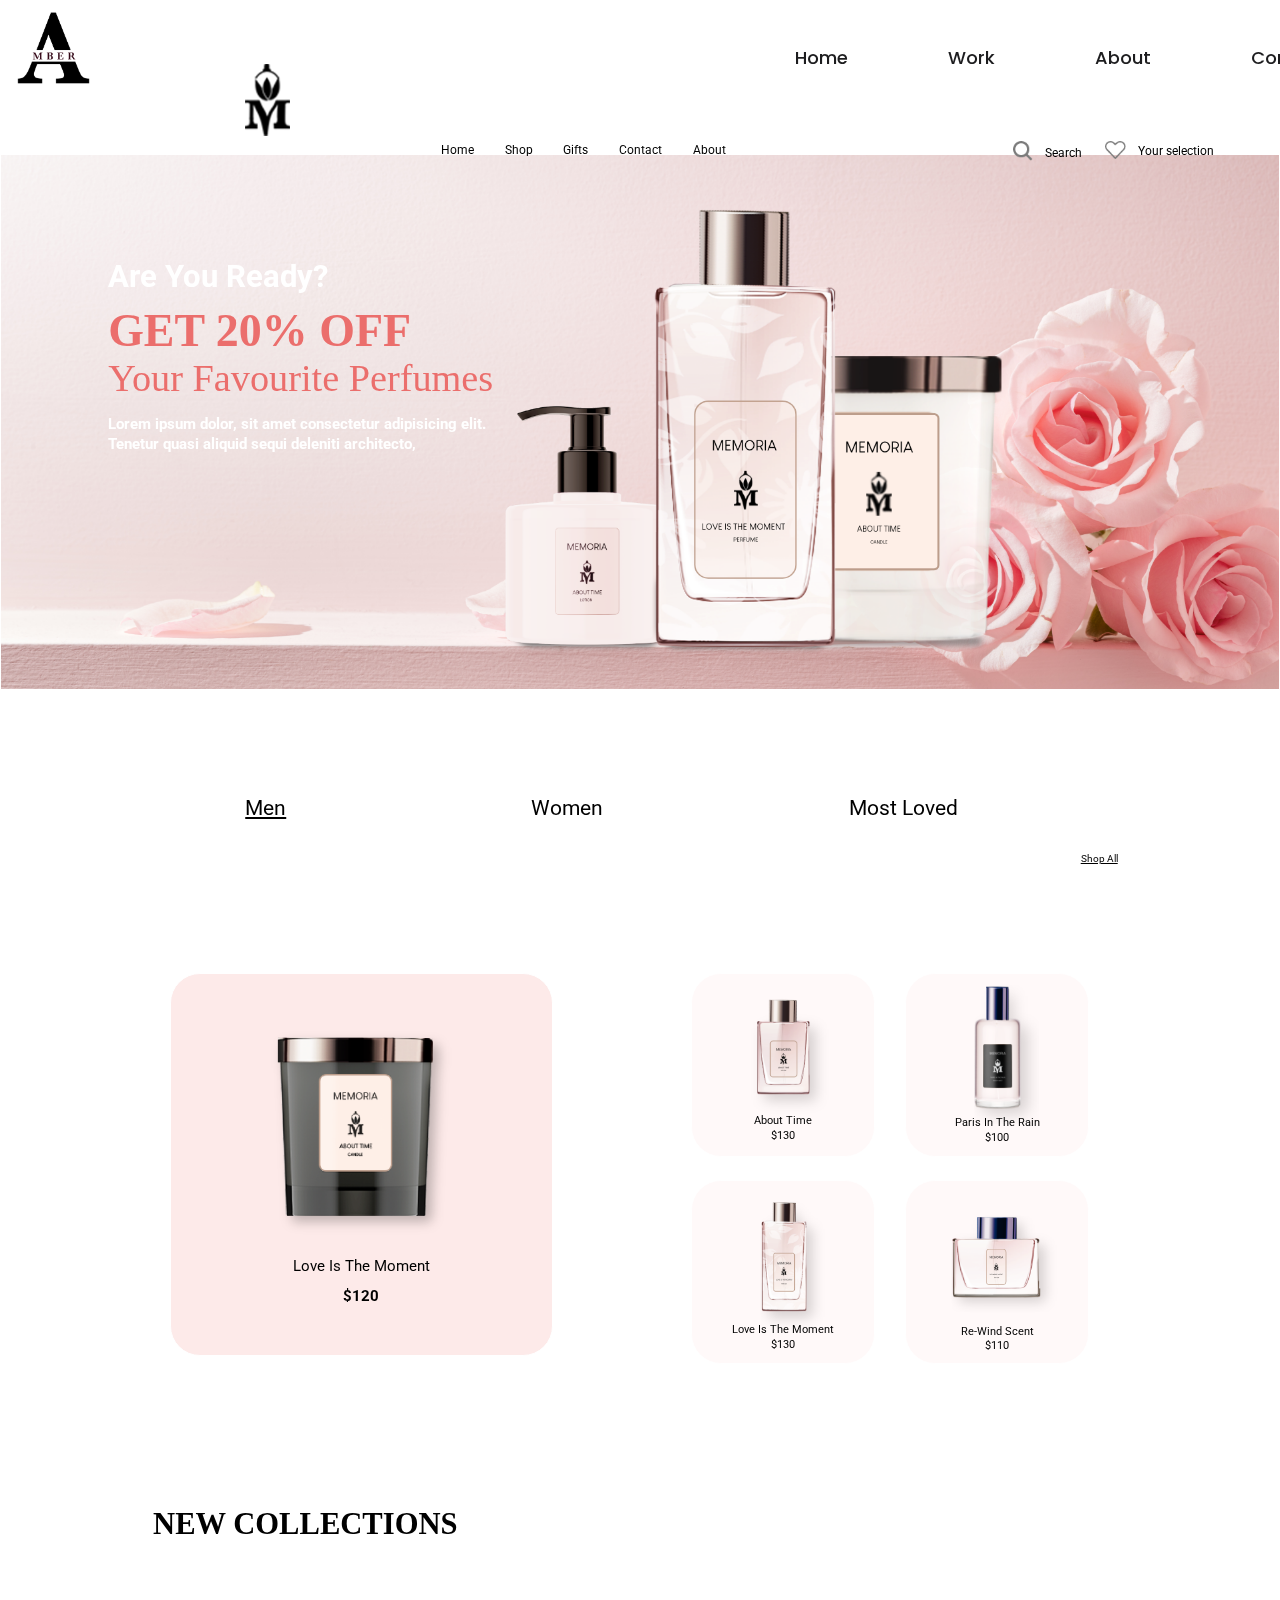
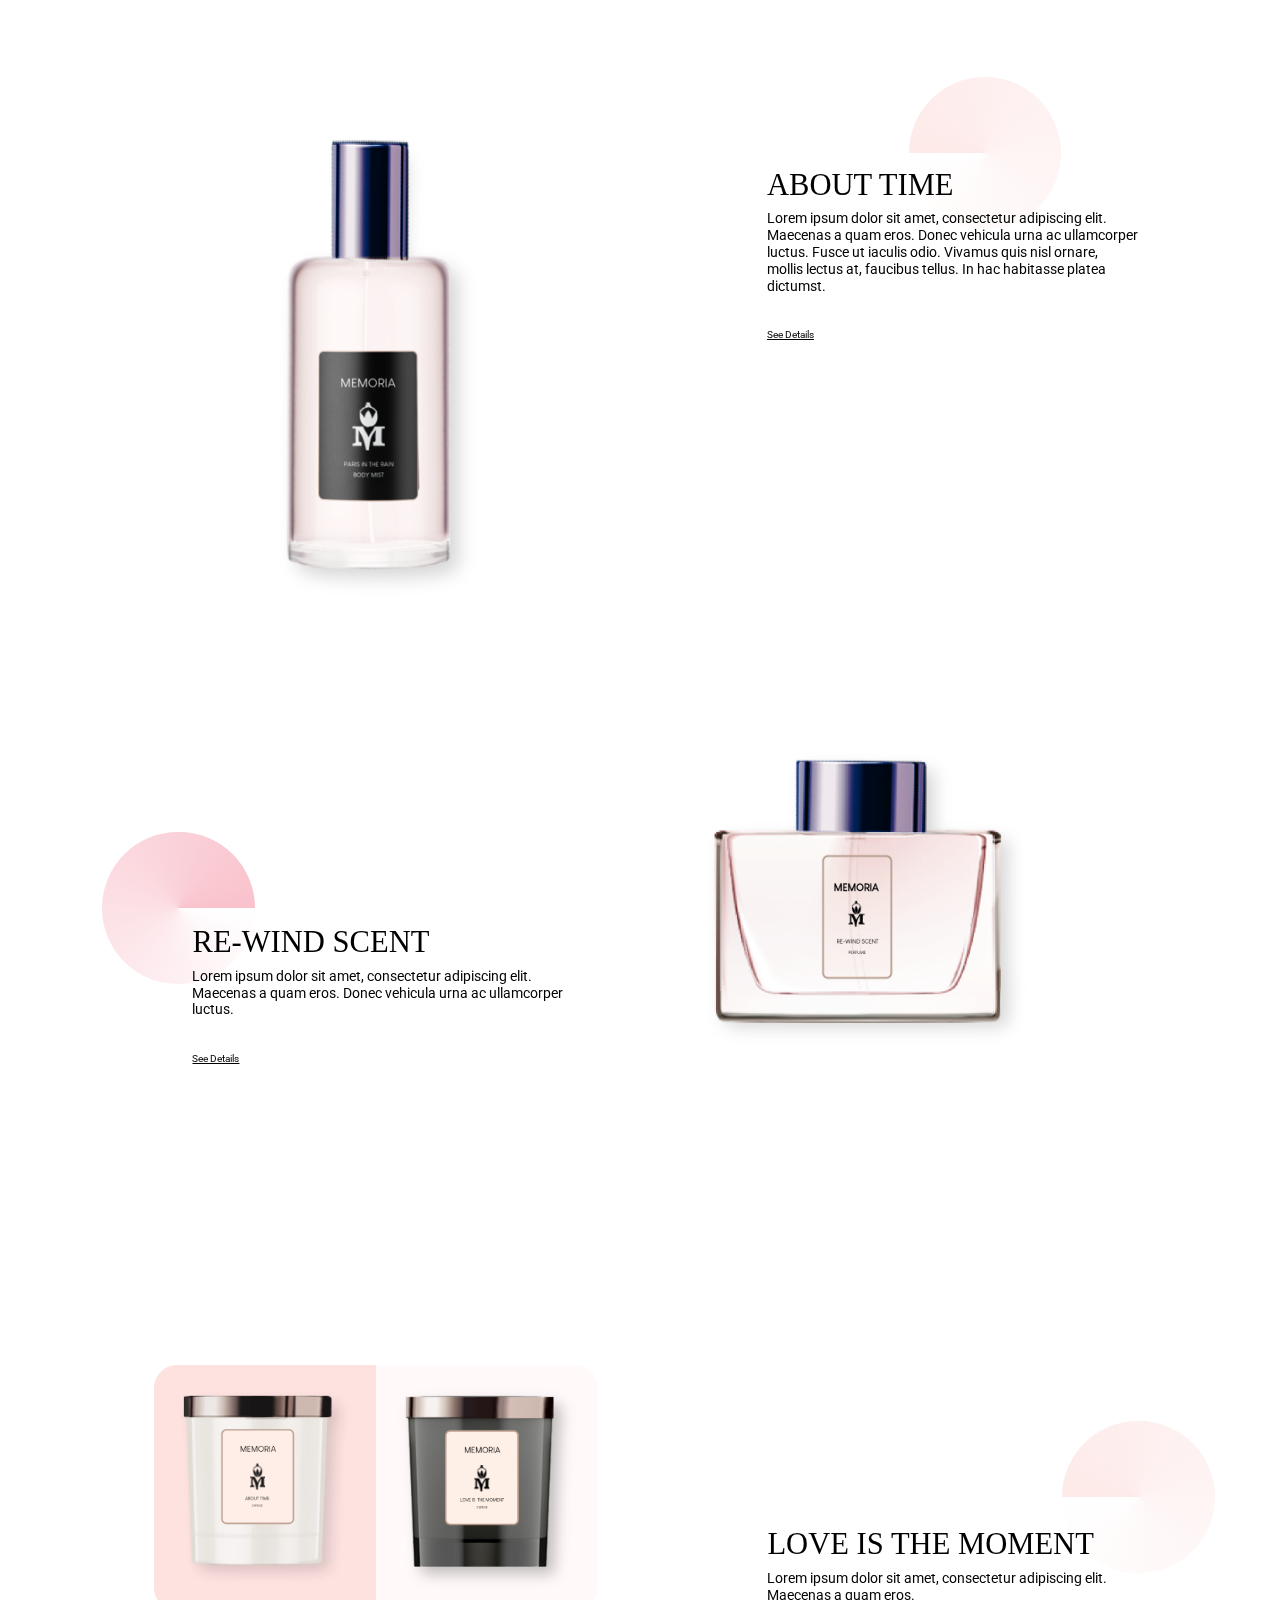
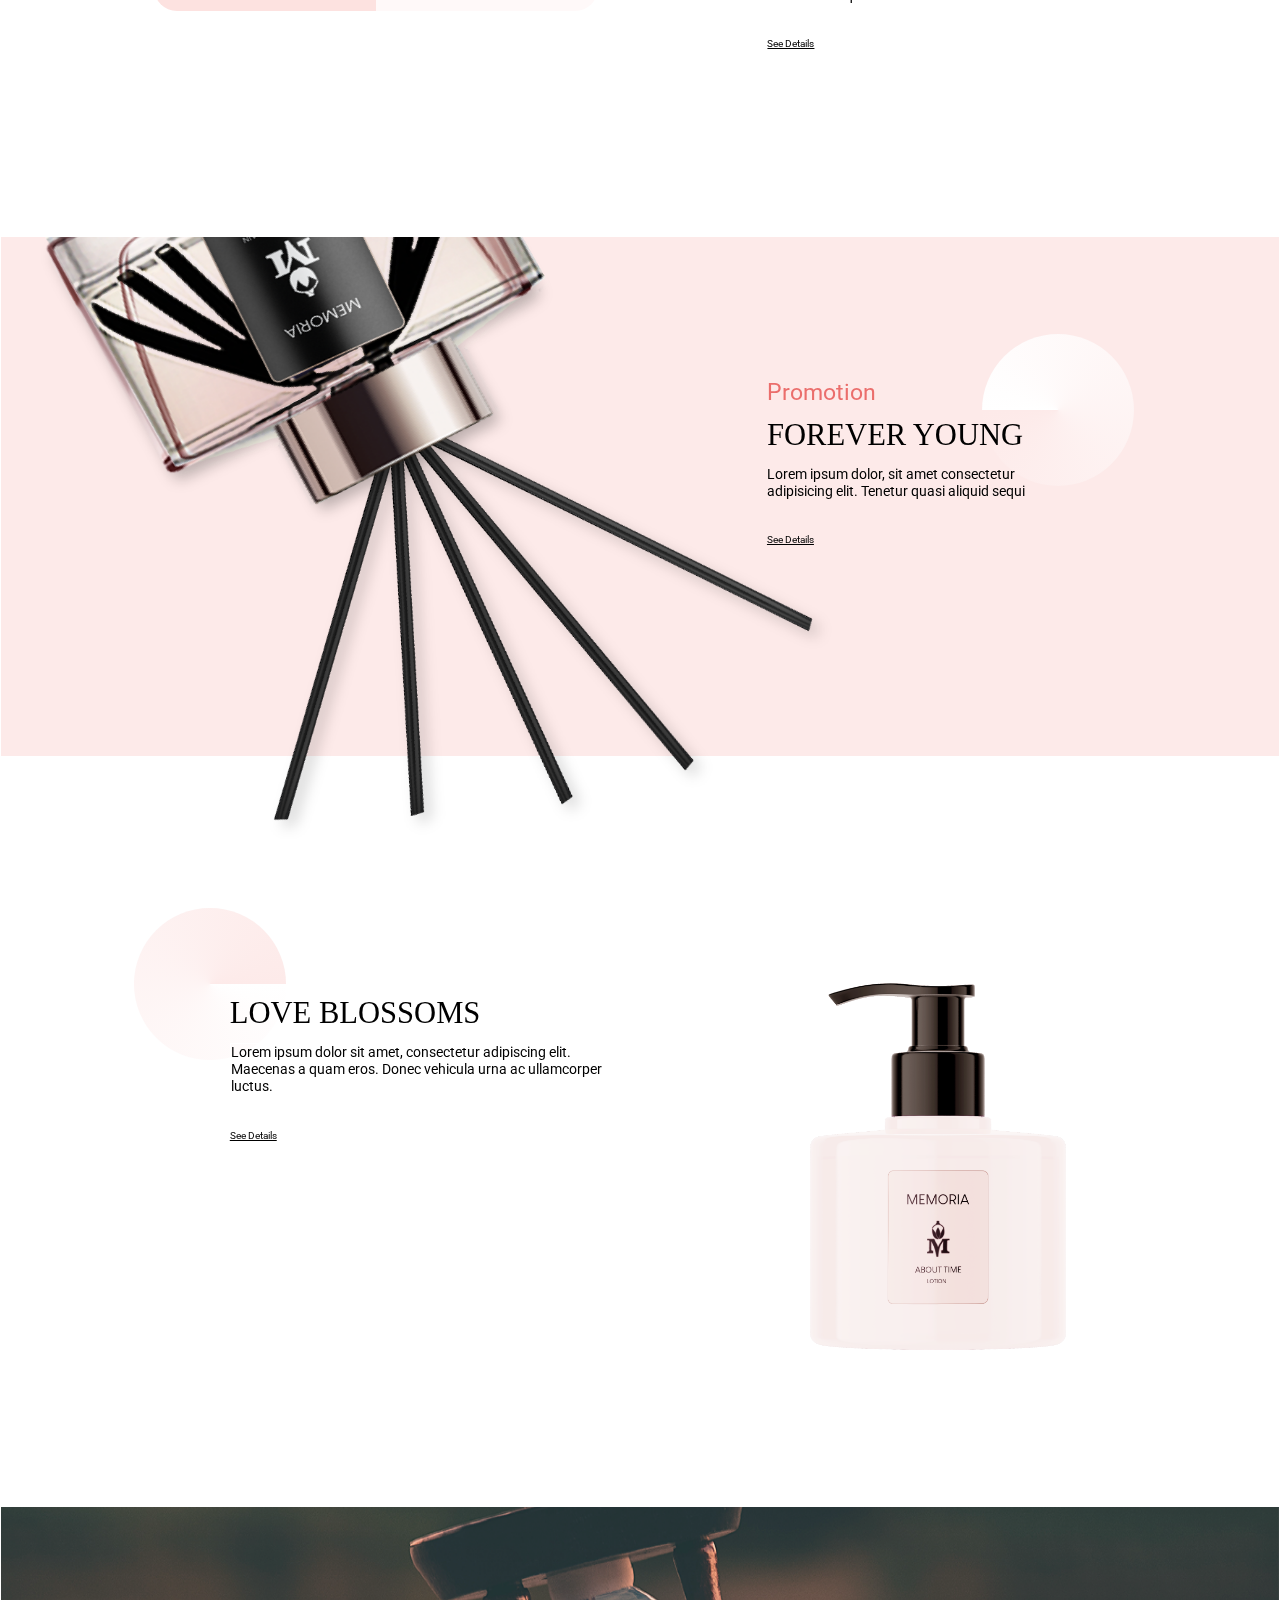
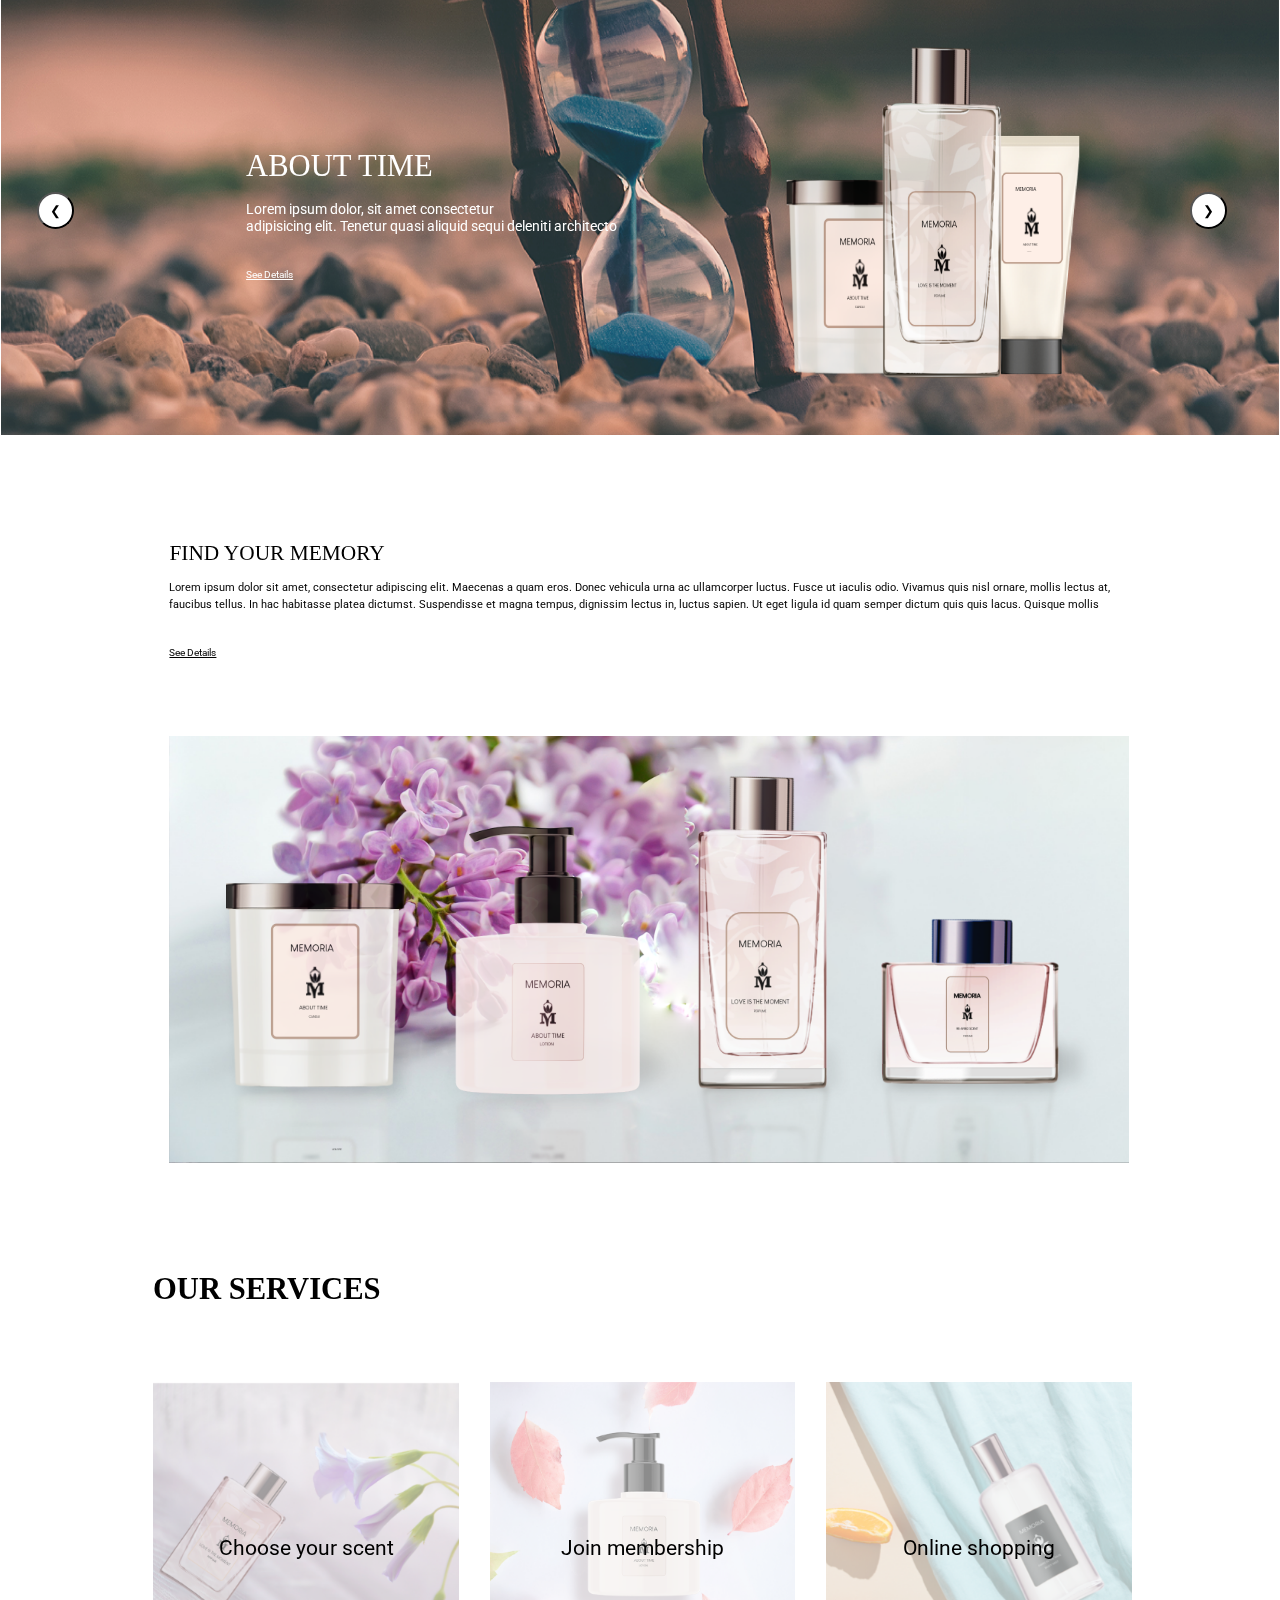
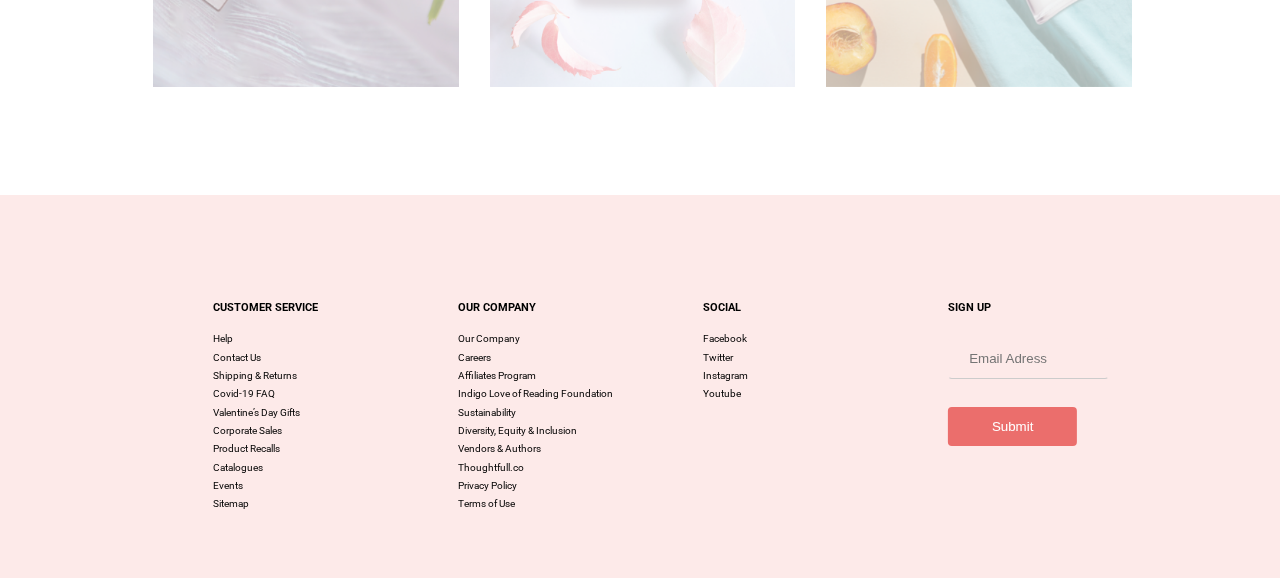
<file: fragrance.html>
<!DOCTYPE html>
<html>

<head>
    <meta charset="UTF-8">
    <meta http-equiv="X-UA-Compatible" content="IE=edge">
    <meta name="viewport" content="width=device-width, initial-scale=1.0, minimum-scale=1">
    <title>Fragrance</title>
    <link rel=" preconnect" href="https://fonts.googleapis.com">
    <link rel="preconnect" href="https://fonts.gstatic.com" crossorigin>
    <link href="https://fonts.googleapis.com/css2?family=Newsreader&family=Roboto&display=swap" rel="stylesheet">
    <link rel="stylesheet" href="default.css">
   <link rel="stylesheet" href="fragrance.css">
    <link rel="preconnect" href="https://fonts.googleapis.com">
    <link rel="preconnect" href="https://fonts.gstatic.com" crossorigin>
    <link href="https://fonts.googleapis.com/css2?family=Open+Sans&family=Roboto:wght@100&display=swap"
        rel="stylesheet">
    <link
        href="https://fonts.googleapis.com/css2?family=Open+Sans&family=Poppins:wght@300;400;500;600;800;900&display=swap"
        rel="stylesheet">
  </head>

<body>
    <div class="global-header">
        <nav class="global-nav width-setter">
            <div class="global-logo">
                <a href="index.html" class="logo-home-link"> <img class="home-logo" src="fragrance_images/lo.png"></a>
            </div>
            <label class="hamsub">
                <input type="checkbox">
                <span class="menu-con"><span class="hamburger"></span></span>
                <div class="global-nav-links">
                    <a href="index.html" class="global-nav-item">Home</a>
                    <div class="dropdown">
                        <a href="#" class="global-nav-item hover-dropdown">Work</a>
                        <div class="dropdown-content">
                            <a class="submenu" href="starbucks.html">Starbucks Redesign</a><br>
                            <a class="submenu" href="indigo.html">Indigo Redesign</a><br>
                            <a class="submenu" href="fragrance.html">Fragrance Design </a><br>
                            <a class="submenu" href="app.html">App Design </a><br>
                             <a class="submenu" href="illust.html">Illust Design </a>
                        </div>
                    </div>
                    <!-- <button class="dropbtn">Dropdown</button> -->

                    <a href="about.html" class="global-nav-item">About</a>
                      <div class="contact-dropdown">
                        <a href="#" class="global-nav-item hover-dropdown">Contact</a>
                        <div class="contact-dropdown-content">
                            <a class="submenu" href="mailto:hayoung.p12@gmail.com"><img src="images/social_mail2.png" class="nav-contact-img">Email</a>
                            <br>
                            <a class="submenu" href="https://www.linkedin.com/in/hayoung-park12/"><img src="images/social_linkden.png"
                                    class="nav-contact-img">Linkedin</a><br>
                            <a class="submenu" href="https://www.instagram.com/hayoung08park/"><img src="images/social_insta.png"
                                    class="nav-contact-img">Instagram</a><br>
                            <a class="submenu" href="https://www.behance.net/amberpark1"> <img src="images/social_behance.png" class="nav-contact-img">
                                Behance</a>
                        </div>
                    </div>
                </div>
            </label>
        </nav>
    </div>
    <section class="header">
        <header class="brand">
            <a href="#"><img class="logo" src="fragrance_images/logo.png"></a>
        </header>
        <nav class="navbar">
            <div class="navcon">
                <div class="navitem menu1">
                    <a href="#" class="me-list">Home</a>
                </div>
                <div class="navitem menu2">
                    <a href="#" class="me-list">Shop</a>
                </div>
                <div class="navitem menu3">
                    <a href="#" class="me-list">Gifts</a>
                </div>
                <div class="navitem menu4"> <a href="#" class="me-list">Contact</a></div>
                <div class="navitem menu5"> <a href="#" class="me-list">About</a></div>
            </div>
            <div class="navitem2">
                <div class="search">
                    <img class="search-btn" src="fragrance_images/search.png">
                    <span class="nav-right"><a href="#" class="me-list">Search</a></span>
                </div>
                <div class="heart">
                    <img class="heart-btn" src="fragrance_images/selection.png">
                    <span class="nav-right"><a href="#" class="me-list">Your selection</a></span>
                </div>
            </div>
        </nav>
    </section>

    <section class="main-section">

        <div class="main-content">
            <h2 class="ready">Are You Ready?</h2>
            <h1 class="Get">GET 20% OFF <br>
                <span class="favourite">Your Favourite Perfumes</span>
            </h1>
            <p>Lorem ipsum dolor, sit amet consectetur adipisicing elit. Tenetur quasi aliquid sequi deleniti
                architecto,
            </p>
        </div>
    </section>

    <section class="first-section">
        <ul class="list">
            <li>Men</li>
            <li>Women</li>
            <li>Most Loved</li>
        </ul>
        <div class="detail-link">
            <a href="#" class="details">Shop All</a>
        </div>
        <div class="item-display">
            <div class="main-item-con">
                <div class="main-item-subcon">
                    <img class="main-item" src="fragrance_images/section1-main(exported).png">
                    <div class="item-para-main">
                        <p>Love Is The Moment</p>
                        <p>$120</p>
                    </div>
                </div>
            </div>
            <div class="item1-con">
                <div class="item1-subcon">
                    <img class="item1" src="fragrance_images/section1-item1.png">
                    <div class="item-para">
                        <p>About Time</p>
                        <p>$130</p>
                    </div>
                </div>
            </div>
            <div class="item2-con">
                <div class="item2-subcon">
                    <img class="item2" src="fragrance_images/section1-item2(exported).png">
                    <div class="item-para">
                        <p>Paris In The Rain</p>
                        <p>$100</p>
                    </div>
                </div>
            </div>
            <div class="item3-con">
                <div class="item3-subcon">
                    <img class="item3" src="fragrance_images/item3.png">
                    <div class="item-para">
                        <p>Love Is The Moment</p>
                        <p>$130</p>
                    </div>
                </div>
            </div>
            <div class="item4-con">
                <div class="item4-subcon">
                    <img class="item4" src="fragrance_images/section1-item4(exported).png">
                    <div class="item-para">
                        <p>Re-Wind Scent</p>
                        <p>$110</p>
                    </div>
                </div>
            </div>
        </div>
    </section>

    <section class="second-section">
        <h1 class="second-title">NEW COLLECTIONS</h1>
        <div class="collection1">
            <img class="collection1-image" src="fragrance_images/section2-item1.png">
            <div class="collection1-content">
                <img class="petal observer-ready" src="fragrance_images/petal1.png">
                <div class="circle"></div>
                <h1>ABOUT TIME</h1>
                <p>Lorem ipsum dolor sit amet, consectetur adipiscing elit.<br> Maecenas a quam eros. Donec vehicula
                    urna ac ullamcorper luctus. Fusce ut iaculis odio. Vivamus quis nisl ornare, <br>mollis lectus
                    at,
                    faucibus
                    tellus. In hac habitasse platea dictumst.</p>
                <div class="detail-link">
                    <a href="#" class="details">See Details</a>
                </div>
                <!-- 2 -->
                <div class="pin a"></div>
                <!-- 1 -->
                <div class="another-pin b"></div>
                <!-- 3 -->
                <div class="another-pin c"></div>
            </div>
        </div>
        <div class="collection2">
            <img class="collection2-image" src="fragrance_images/section2-item2.png">
            <div class="collection2-content">
                <img class="petal observer-ready" src="fragrance_images/petal2.png">
                <div class="another-pin d"></div>
                <div class="pinb"></div>
                <div class="circle"></div>
                <h1>RE-WIND SCENT</h1>
                <p>Lorem ipsum dolor sit amet, consectetur adipiscing elit.<br> Maecenas a quam eros. Donec vehicula
                    urna ac
                    ullamcorper luctus. </p>
                <div class="detail-link">
                    <a href="#" class="details">See Details</a>
                </div>

            </div>
        </div>
        <div class="collection3">
            <div class="collection3-image">
                <img class="collection3-first-image" src="fragrance_images/section2-item3.png">

                <img class="collection3-second-image" src="fragrance_images/section2-item4.png">

            </div>
            <div class="collection3-content">
                <img class="petal observer-ready" src="fragrance_images/petal1.png">
                <div class="another-pin e"></div>
                <div class="pin"></div>
                <div class="circle"></div>
                <h1>LOVE IS THE MOMENT</h1>
                <p>Lorem ipsum dolor sit amet, consectetur adipiscing elit.<br> Maecenas a quam eros. </p>
                <div class="detail-link">
                    <a href="#" class="details">See Details</a>
                </div>

            </div>
        </div>
    </section>

    <section class="third-section">
        <img class="third-section-main" src="fragrance_images/section3-item1.png">
        <div class="third-section-content">
            <div class="circle"></div>
            <h1>Promotion</h1>
            <h2>FOREVER YOUNG</h2>
            <p>Lorem ipsum dolor, sit amet consectetur <br>adipisicing elit. Tenetur quasi aliquid sequi </p>
            <div class="detail-link">
                <a href="#" class="details">See Details</a>
            </div>
            <img class="petal observer-ready" src="fragrance_images/petal3.png">
            <img class="petal-left observer-ready" src="fragrance_images/petal1.png">
            <img class="petal-right observer-ready" src="fragrance_images/petal1.png">
        </div>
    </section>

    <section class="fourth-section">
        <img class="four-section-main" src="fragrance_images/section4-item1.png">
        <div class="fourth-section-content">
            <div class="another-pin f"></div>
            <div class="pin-last"></div>
            <div class="circle"></div>
            <h1>LOVE BLOSSOMS</h1>
            <p>Lorem ipsum dolor sit amet, consectetur adipiscing elit.<br> Maecenas a quam eros. Donec vehicula
                urna ac
                ullamcorper luctus.</p>
            <div class="detail-link">
                <a href="#" class="details">See Details</a>
            </div>
            <img class="petal observer-ready" src="fragrance_images/petal4.png">
        </div>
    </section>

    <section class="banner">
        <div class="w3-content w3-display-container">
            <div class="w3-display-container mySlides">
                <img class="banner1" src="fragrance_images/banner1.png">
                <div class="banner1-content">
                    <h1>ABOUT TIME</h1>
                    <p>Lorem ipsum dolor, sit amet consectetur<br> adipisicing elit. Tenetur quasi aliquid sequi
                        deleniti
                        architecto
                    </p>

                    <div class="detail-link">
                        <a href="#" class="details">See Details</a>
                    </div>
                </div>
            </div>

            <div class="w3-display-container mySlides">
                <img class="banner2" src="fragrance_images/banner2-1.png">
                <div class="banner2-content">
                    <h1>LOVE IS <br>
                        THE MOMENT</h1>
                    <p>Lorem ipsum dolor, sit amet consectetur<br> adipisicing elit. Tenetur quasi aliquid sequi
                        deleniti
                        architecto
                    </p>
                    <div class="detail-link">
                        <a href="#" class="details">See Details</a>
                    </div>
                </div>
            </div>

            <div class="w3-display-container mySlides">
                <img class="banner3" src="fragrance_images/banner3.png">
                <div class="banner3-content">
                    <h1>EIGHTEEN,TWENTY</h1>
                    <p>Lorem ipsum dolor, sit amet consectetur<br> adipisicing elit. Tenetur quasi aliquid sequi
                        deleniti
                        architecto
                    </p>
                    <div class="detail-link">
                        <a href="#" class="details">See Details</a>
                    </div>
                </div>
            </div>
            <!-- <button class="w3-button w3-display-left w3-black" onclick="plusDivs(-1)">❮</button> -->
            <!-- &#10094; ==>화살표 모양 코드!! -->
            <button class="w3-button w3-display-left w3-black" onclick="plusDivs(-1)">
                <span class="arrow">
                    &#10094;
                </span>
            </button>
            <button class="w3-button w3-display-right w3-black" onclick="plusDivs(1)">&#10095;</button>

        </div>
    </section>

    <section class="last-section">
        <div class="last-section-content">
            <!-- <img class="petal-front  observer-ready-another" src="petal3.png">
            <img class="petal observer-ready-another" src="petal1.png"> -->
            <h2>FIND YOUR MEMORY</h2>
            <p>Lorem ipsum dolor sit amet, consectetur adipiscing elit. Maecenas a quam eros. Donec vehicula urna ac
                ullamcorper luctus. Fusce ut iaculis odio. Vivamus quis nisl ornare, mollis lectus at,<br> faucibus
                tellus.
                In
                hac habitasse platea dictumst. Suspendisse et magna tempus, dignissim lectus in, luctus sapien. Ut eget
                ligula id quam semper dictum quis quis lacus. Quisque mollis </p>
            <div class="detail-link">
                <a href="#" class="details">See Details</a>
            </div>
        </div>
        <img class="memory" src="fragrance_images/last-section-item-display.png">
    </section>

    <section class="services">
        <h1>OUR SERVICES</h1>
        <div class="services-content">
            <div class="service-con">
                <img src="fragrance_images/service1.png">
                <h3><a href="#">Choose your scent</a></h3>
            </div>
            <div class="service-con">
                <img src="fragrance_images/service2.png">
                <h3><a href="#">Join membership</a></h3>
            </div>
            <div class="service-con">
                <img src="fragrance_images/service3.png">
                <h3><a href="#">Online shopping</a></h3>
            </div>

        </div>
    </section>

    <footer>
        <div class="footer-con">
            <ul class="customer-service">
                <h4>CUSTOMER SERVICE</h4>
                <li>Help</li>
                <li>Contact Us</li>
                <li> Shipping & Returns</li>
                <li>Covid-19 FAQ</li>
                <li> Valentine’s Day Gifts</li>
                <li> Corporate Sales</li>
                <li> Product Recalls</li>
                <li> Catalogues</li>
                <li> Events</li>
                <li> Sitemap</li>
            </ul>
            <ul class="our-company">
                <h4> OUR COMPANY</h4>
                <li>Our Company
                </li>
                <li>Careers
                </li>
                <li> Affiliates Program
                </li>
                <li>Indigo Love of Reading Foundation
                </li>
                <li> Sustainability
                </li>
                <li> Diversity, Equity & Inclusion
                </li>
                <li> Vendors & Authors
                </li>
                <li> Thoughtfull.co
                </li>
                <li> Privacy Policy
                </li>
                <li> Terms of Use
                </li>
            </ul>
            <ul class="social">
                <h4>SOCIAL</h4>
                <li>Facebook</li>
                <li>Twitter</li>
                <li>Instagram</li>
                <li>Youtube</li>
            </ul>
            <ul class="sign">
                <h4>SIGN UP</h4>
                <div class="form-con">
                    <form action="/action_page.php">
                        <input type="email" id="email" name="email" placeholder="Email Adress">
                        <input type="submit">
                    </form>
                </div>

            </ul>
        </div>
    </footer>
    <script src="fragrance.js"></script>
  </body>

</html>
</file>
<file: default.css>
html {
	height: 100%;
}
body {
	min-height: 100%;
	-webkit-font-smoothing: antialiased;
	/* -webkit- : vendor prefix */
}
html, body, div, span, applet, object, iframe,
h1, h2, h3, h4, h5, h6, p, blockquote, pre,
a, abbr, acronym, address, big, cite, code,
del, dfn, em, img, ins, kbd, q, s, samp,
small, strike, strong, sub, sup, tt, var,
b, u, i, center,
dl, dt, dd, ol, ul, li,
fieldset, form, label, legend,
table, caption, tbody, tfoot, thead, tr, th, td,
article, aside, canvas, details, embed, 
figure, figcaption, footer, header, hgroup, 
menu, nav, output, ruby, section, summary,
time, mark, audio, video {
	margin: 0;
	padding: 0;
	border: 0;
	font-size: 100%;
	font: inherit;
	vertical-align: baseline;
	box-sizing: border-box;
}
body {
	line-height: 1;
}
ol, ul {
	list-style: none;
}
blockquote, q {
	quotes: none;
}
blockquote:before, blockquote:after,
q:before, q:after {
	content: '';
	content: none;
}
table {
	border-collapse: collapse;
	border-spacing: 0;
}
img {
	max-width: 100%;
	height: auto;
	border: 0;
}
</file>
<file: fragrance.css>
html {
            overflow-x: hidden;
        }

        body {
            font-family: 'Roboto', sans-serif;

        }

        .global-header {
            position: relative;
            font-family: 'Poppins', sans-serif;
            /* background: rgba(255, 241, 241, 0.543);
            -webkit-backdrop-filter: saturate(180%) blur(5px);
            -moz-backdrop-filter: saturate(180%) blur(5px);
            -o-backdrop-filter: saturate(180%) blur(5px);
            backdrop-filter: saturate(180%) blur(5px); */
        }

        .global-nav {
            position: absolute;
            top: 0;
            left: 0;
            z-index: 10;
            /* margin-top: -50px; */
            width: 100%;
            height: 5vw;
            padding: 0 0.1rem;
            background: rgba(255, 255, 255, 0.543);
            -webkit-backdrop-filter: saturate(180%) blur(5px);
            -moz-backdrop-filter: saturate(180%) blur(5px);
            -o-backdrop-filter: saturate(180%) blur(5px);
            backdrop-filter: saturate(180%) blur(3px);
        }

        .global-nav-links {
            display: flex;
            align-items: center;
            /* justify-content: space-between; */
            max-width: 1000px;
            height: 5vw;
            width: 35.67vw;
            margin-top: -5vw;
            margin-left: 62vw;
            /* backdrop-filter: saturate(180%) blur(5px); */

            /* margin-right: 150px; */
            /* margin: 0 auto; */
        }

        .global-nav-links a {
            font-weight: 500;
            font-size: 18px;
            margin-right: 100PX;
        }

        /* .dropdown-content {
            display: none;
            transition: all 5s ease;
        } */
        .hover-dropdown {
            padding-bottom: 10px;
        }

               .contact-dropdown-content img {
            position: relative;
            width: 13%;
            top: 0.9vw;
            left: 0;
        }

        .dropdown-content,
        .contact-dropdown-content {
            display: none;
            position: absolute;
            transition: 5s;
            margin-top: 10px;
            margin-left: -8px;
            width: 280px;
            height: 180px;
            /* background-color: #FFF; */
            transition: all 5s ease;
            transition-duration: 15s;
            border-radius: 8px;
        }

        .dropdown-content a.submenu {
            width: 250px;
            color: #FFC074;
            position: relative;
            line-height: 40px;
            top: 10px;
            left: 10px;
            font-weight: 400;
            font-size: 15px;
            text-decoration: none;
            /* border-bottom: 2px solid #FFF; */
        }

        .contact-dropdown-content a.submenu {
            width: 250px;
            color: #FFC074;
            position: relative;
            line-height: 10px;
            top: -5px;
            left: 0;
            padding-left: -5px;
            font-weight: 400;
            font-size: 15px;
              text-decoration: none;
            /* border-bottom: 2px solid #FFF; */
        }

        .dropdown,
        .contact-dropdown {
            transition-duration: 15s;
        }

        .dropdown:hover .dropdown-content,
        .contact-dropdown:hover .contact-dropdown-content {
            /* margin-left: 30px; */
            transition-duration: 15s;
            transition: all 5s ease;
            display: block;
        }

        .dropdown-content a:hover,
        .contact-dropdown-content a:hover {
            transition-duration: 0.5s;
            margin-left: 2px;
            padding: 5px 10px 5px 10px;
            background-color: #FFC074;
            color: #FFF9F1;
            font-size: 15px;
            font-weight: 400;
            border-radius: 10px;
        }

        .contact-dropdown-content a:hover {
            padding: 8px 10px 8px 5px;
        }

        /* .dropdown:checked .dropdown-content {
            display: block;
            margin-left: 0;
            text-align: center;
            margin-top: 40vw;
            opacity: 1;
        } */

        input {
            display: none;
        }

        a.global-nav-item {
            color: rgb(29, 29, 31);
            text-decoration: none;
        }

        .global-logo {
            /* backdrop-filter: saturate(180%) blur(5px); */
            width: 9.512vw;
            height: auto;
            padding: 0 1.189vw;
            margin-top: 0.59vw;
        }

        img.home-logo {
            width: 80%;
            height: auto;
        }

        a.details {

            font-size: 0.77vw;
            color: #000;
        }

        .detail-link {
            margin-top: 2.39vw;
        }

        /* header */
        .header {
            width: 100%;
            height: 12vw;
            border: 1px solid #fff;

        }

        .logo {
            position: absolute;
            top: 0;
            left: 0;
            width: 3.5vw;
            height: auto;
            margin: 5vw 0 0 19.16vw;

        }

        .navcon {
            /* border: 1px solid black; */
            display: flex;
            position: relative;
            margin: 9em 0 0 27.5em;
        }

        .navitem {
            /* border: 1px solid black; */
            margin-right: 2.4vw;
            font-size: 0.9vw;
        }

        .navitem2 {
            /* border: 1px solid black; */
            display: flex;
            position: relative;
            margin: -1.19vw 0 0 79.1vw;
        }

        a.me-list {
            color: #000;
            text-decoration: none;
        }

        a.me-list:hover {

            border-bottom: 2px solid #EB6E6C;
        }

        .search {
            margin-right: 2.4vw;
        }

        .search-btn {
            width: 1.55vw;
            height: 1.55vw;
        }

        .heart-btn {
            width: 1.64vw;
            height: 1.37vw;
        }

        span.nav-right {
            position: relative;
            top: -0.29vw;
            left: 0.59vw;
            font-size: 0.9vw;
        }

        /* section1 */
        .main-section {
            width: 100%;
            height: 41.89vw;
                background-image: url('fragrance_images/main-image(exported).png');
            background-repeat: no-repeat;
            background-size: cover;
            border: 1px solid #fff;
        }

        .main-content {
            position: absolute;
            margin: 8.37vw 0 0 8.37vw;
            /* border: 1px solid #fff; */
        }

        h2.ready {

            font-weight: bold;
            color: #fff;
            font-size: 2.39vw;
            margin-bottom: 1.19vw;
        }

        h1.Get {
            font-family: 'Cinzel', serif;
            font-size: 3.59vw;
            font-weight: bold;
            color: #EB6E6C;
            margin-bottom: 1.19vw;

        }

        span.favourite {
            font-size: 2.99vw;
            font-weight: normal;

        }

        .main-content p {
            width: 31.1vw;

            font-weight: bold;
            color: #fff;
            font-size: 1.19vw;
            line-height: 1.55vw;
        }

        /* section 2 */
        ul.list {
            display: flex;
            margin: 8.38vw 0 0 19.16vw;
        }

        ul.list li {
            margin-right: 19.16vw;
            font-size: 1.67vw;
        }

        ul.list li:first-child {
            text-decoration: underline;
        }

        .first-section a.details {
            margin-left: 84.43vw;

        }

        .item-display {
            position: relative;
            width: 100%;
            height: 47.9vw;
            border: 1px solid #fff;
        }

        .main-item-con {
            position: relative;
            width: 29.94vw;
            height: 29.94vw;
            border: 1px solid #fff;
            border-radius: 30px;
            background-color: #FDEAE9;
            margin: 8.38vw 0 0 13.17vw;
        }

        .item1-con,
        .item2-con,
        .item3-con,
        .item4-con {
            position: relative;
            width: 14.37vw;
            height: 14.37vw;
            border: 1px solid #fff;
            border-radius: 30px;
            background-color: #FFF9F9;
        }

        .item1-con {
            margin: -29.94vw 0 0 53.89vw;
        }

        .item2-con {
            margin: -14.37vw 0 0 70.65vw;
        }

        .item3-con {
            margin: 1.79vw 0 0 53.89vw;
        }

        .item4-con {
            margin: -14.37vw 0 0 70.65vw;
        }

        .main-item-subcon,
        .item1-subcon,
        .item2-subcon,
        .item3-subcon,
        .item4-subcon {
            position: absolute;
            top: 50%;
            left: 50%;
            transform: translate(-50%, -50%);
        }

        .main-item-subcon p {
            font-size: 1.197vw;
            text-align: center;
            margin-top: 1.197vw;
        }

        .main-item-subcon p:nth-of-type(2) {
            font-weight: bold;
        }

        .item-para {
            width: 10.77vw;
            margin-top: -0.59vw;
        }

        .item3-subcon .item-para {
            margin-top: 1px;
        }

        .item4-subcon .item-para {
            margin-top: 2.99vw;
        }

        .item-para p {
            /* width: 180px; */
            font-size: 0.83vw;
            text-align: center;
            padding-bottom: 0.29vw;
            /* padding-top: 5px; */
            /* margin-top: 10px; */
        }

        img.main-item {
            width: 110%;
            height: auto;
        }

        .item1 {
            position: relative;
            width: 7.18vw;
            height: auto;
            left: 2.39vw;
        }

        .item2 {
            position: relative;
            width: 5.08vw;
            height: auto;
            top: 1px;
            left: 3.59vw;
        }

        .item3 {
            position: relative;
            width: 5.68vw;
            height: auto;
            top: 0.89vw;
            left: 3.59vw;
        }

        .item4 {
            position: relative;
            width: 8.38vw;
            height: auto;
            top: 2.09vw;
            left: 1.79vw;

        }

        /* section 3 */
        .collection1,
        .collection2,
        .collection3 {
            border: 1px solid #fff;
        }

        .collection1,
        .collection2,
        .collection3 {
            margin-top: 8.37vw;
            margin-bottom: 8.37vw;
        }

        .second-section h1.second-title {
            font-family: 'Cinzel', serif;
            font-size: 2.39vw;
            font-weight: bold;
            margin: 2.39vw 0 0 11.96vw;
        }

        .collection1 .collection1-image {
            position: absolute;
            width: 16.99vw;
            height: auto;
            top: 135vw;
            left: 20.94vw;
        }

        .collection2 .collection2-image {
            position: absolute;
            width: 27.52vw;
            height: auto;
            top: 183vw;

            left: 53.85vw;
            z-index: 100;
        }

        .collection3 .collection3-image {
            display: flex;
            position: relative;
            width: 17.35vw;
            height: auto;
            top: 295%;
            left: 11.96vw;
            margin-top: 11.96vw;


        }

        .collection3 .collection3-first-image {
            position: relative;
            background-color: #FDE2E0;
            border-top-left-radius: 1.79vw;
            border-bottom-left-radius: 1.79vw;
            width: 110vw;
            height: auto;
            padding: 1.19vw;
        }

        .collection3 .collection3-second-image {
            position: relative;
            background-color: #FFF9F9;
            border-top-right-radius: 1.79vw;
            border-bottom-right-radius: 1.79vw;
            width: 110%;
            height: auto;
            padding: 1.19vw;
        }



        .collection1 h1,
        .collection2 h1,
        .collection3 h1 {
            position: relative;
            font-family: 'Cinzel', serif;
            font-size: 2.39vw;
            font-weight: 500;
            z-index: 100;
        }

        .collection1-content {
            margin: 9.57vw 0 0 59.84vw;
        }

        .collection1-content p,
        .collection2-content p,
        .collection3-content p {
            position: relative;
            width: 29.9vw;
            line-height: 1.31vw;
            margin-top: 10px;
            font-size: 1.07vw;
            z-index: 100;
        }

        .collection2-content {
            margin: 12vw 0 2.99vw 14.96vw;
        }

        .collection3-content {
            margin: -14.3vw 0 5.98vw 59.8vw;
            border: 1px solid #fff;
        }

        /* section 4 */
        .third-section {
            margin-top: 8.37vw;
            width: 100vw;
            height: 40.69vw;
            background-color: #FDEAE9;
            border: 1px solid #fff;
        }

        .third-section-main {
            position: relative;
            z-index: 300;
            width: 82.34vw;
            height: 47.03vw;
        }

        .third-section-content {
            position: relative;
            margin: -35.9vw 0 0 59.84vw;
            z-index: 100;
            /* border: 1px solid #fff; */

        }

        .third-section .third-section-content h1 {
            font-size: 1.79vw;
            color: #EB6E6C;
            position: relative;
            /* margin: -286px 0 0 100px; */
            z-index: 600;
        }

        .third-section h2 {
            position: relative;
            margin-top: 1.19vw;
            font-family: 'Cinzel', serif;
            font-size: 2.39vw;
            font-weight: 500;
        }

        .third-section p {
            position: relative;
            margin-top: 1.19vw;
            font-size: 1.07vw;
            line-height: 1.31vw;
            /* border: 1px solid black; */
        }

        /* section 5 */
        .fourth-section {
            width: 100vw;
            height: 41.8vw;
            margin-top: 8.37vw;
            /* border: 1px solid #fff; */

        }

        .four-section-main {
            position: relative;
            width: 38.89vw;
            height: 50.86vw;
            margin-left: 53.85vw;
            /* border: 1px solid #fff; */
        }

        .fourth-section-content {
            width: 29.9vw;
            height: auto;
            position: relative;
            margin: -47.87vw 0 0 17.95vw;
            /* border: 1px solid #fff; */
        }

        .fourth-section-content h1 {
            position: relative;
            margin-top: 1.19vw;
            font-family: 'Cinzel', serif;
            font-size: 2.39vw;
            font-weight: 500;
        }

        .fourth-section-content p {
            position: relative;
            margin-top: 1.19vw;
            font-size: 1.07vw;
            line-height: 1.31vw;
            border: 1px solid #fff;
        }

        /* banner */
        .banner {
            margin-top: 8.37vw;
            width: 100vw;
            height: 41.29vw;
            border: 1px solid #fff;
        }

        .banner1,
        .banner2,
        .banner3 {
            width: 100vw;
            height: 41.29vw;
        }

        .banner1-content,
        .banner2-content,
        .banner3-content {
            position: relative;
            margin: -23.93vw 0 0 19.15vw;
            /* border: 1px solid black; */
            width: 29.92vw;
            height: auto;
        }

        .banner2-content {
            margin-top: -25.7vw;
            margin-left: 47.87vw;
        }



        .banner1-content h1,
        .banner2-content h1,
        .banner3-content h1 {
            margin-top: 1.19vw;
            font-family: 'Cinzel', serif;
            font-size: 2.39vw;
            font-weight: 500;
            color: #fff;
            line-height: 2.99vw;
        }

        .banner1-content p,
        .banner2-content p,
        .banner3-content p {
            margin-top: 1.19vw;
            font-size: 1.07vw;
            line-height: 1.31vw;
            color: #fff;
        }

        .banner1-content .detail-link a,
        .banner2-content .detail-link a,
        .banner3-content .detail-link a {
            color: #fff;
        }

        /* banner button */
        button.w3-button {
            position: absolute;
            height: 2.87vw;
            width: 2.87vw;
            background-color: #fff;
            /* For browsers that do not support gradients */
            /* background-image: conic-gradient(from -90deg, #fff, white); */
            box-shadow: 10px 10px 20px rgba(111, 111, 111, 0.1);
            border-radius: 50%;

        }

        /* span.arrow {
          color: red; 
            width: 120px;
        } */

        .w3-display-left {
            top: 390vw;
            left: 2.9vw;
        }

        .w3-display-right {
            top: 390vw;
            left: 93vw;
        }

        .mySlides {
            display: none;
        }

        /* last-section */
        .last-section {
            border: 1px solid #fff;
        }

        .last-section-content {
            margin: 8.37vw 0 0 13.16vw;
            /* border: 1px solid #fff; */
        }

        .last-section-content h2 {
            margin-top: 1.67vw;
            font-family: 'Cinzel', serif;
            font-size: 1.67vw;
            font-weight: 500;
        }

        .last-section-content p {
            font-size: 0.89vw;
            line-height: 1.31vw;
            margin-top: 1.19vw;
        }

        img.memory {
            width: 75vw;
            height: auto;
            margin: 5.98vw 0 0 13.1vw;
        }

        /* our services */
        .services h1 {
            font-family: 'Cinzel', serif;
            font-size: 2.39vw;
            font-weight: bold;
            margin: 8.37vw 0 0 11.96vw
        }

        .services-content {
            display: flex;
            margin: 5.98vw 0 0 11.96vw;
        }

        .service-con {

            width: 23.9vw;
            height: 23.9vw;
            text-align: center;
            margin-right: 2.39vw;
        }

        /* .services-content h3:nth-of-type(1) {
            background: url('service1.png');

        }

        .services-content h3:nth-of-type(2) {
            background: url('service2.png');

        }

        .services-content h3:nth-of-type(3) {
            background: url('service3.png');

        } */

        .service-con h3 {
            margin-top: -11.96vw;
        }

        .services-content h3 a {

            color: #000;
            font-size: 1.67vw;
            text-decoration: none;
        }

        footer {
            margin-top: 8.37vw;
            width: 100vw;
            height: 29.92vw;
            background-color: #FDEAE9;
        }

        .footer-con {
            display: flex;
            width: 76.6vw;
            height: 20.94vw;
            position: relative;
            top: 45%;
            left: 35%;
            transform: translate(-25%, -25%);
        }

        .footer-con ul {
            margin-right: 5vw;
            width: 400px;
            padding: 0 10px 0 10px;
        }

        h4 {
            font-size: 0.89vw;
            font-weight: bold;
            margin-bottom: 1.19vw;
            line-height: 1.2vw;

        }

        .footer-con ul li {
            font-size: 0.77vw;
            line-height: 1.43vw;
        }

        /* form */
        input[type=email] {
            width: 100%;
            padding: 12px 20px;
            margin: 8px 0;
            display: inline-block;
            border-top: 1px solid #FDEAE9;
            border-left: 1px solid #FDEAE9;
            border-right: 1px solid #FDEAE9;
            border-bottom: 1px solid #ccc;
            border-radius: 4px;
            background-color: #FDEAE9;
            box-sizing: border-box;
        }

        input[type=submit] {
            display: block;
            width: 80%;
            background-color: #EB6E6C;
            color: white;
            padding: 12px 18px;
            margin: 20px 0;
            border: none;
            border-radius: 4px;
            cursor: pointer;
        }

        /* .form-con {
            border-radius: 5px;
            background-color: #FDEAE9;
            padding: 10px;
        } */
        /* pin */
        .pin {
            position: relative;
            width: 0.059vw;
            height: 11.96vw;
            background: rgb(29, 29, 31);
            margin: 0 0 1.79vw 11.96vw;
        }

        .pinb {
            position: relative;
            width: 0.059vw;
            height: 5.98vw;
            background: rgb(29, 29, 31);
            left: 21%;
            top: -4.18vw;

        }

        .collection1-content .pin {
            margin-left: -10.77vw;
            top: -4.78vw;
        }

        .collection3-content .pin {
            transform-origin: left;
            height: 5.984vw;
            left: 6.58vw;
            top: -2.45vw;
        }

        .pin.a {
            height: 17.35vw;
        }

        .another-pin {
            position: relative;
            width: 5.385vw;
            height: 0.059vw;
            background: rgb(29, 29, 31);
            top: -6.64vw;
            left: -16.1vw;
        }

        .another-pin.c {
            position: relative;
            width: 5.38vw;
            height: 0.059vw;
            background: rgb(29, 29, 31);
            top: -23.99vw;
            left: -10.77vw;
        }

        .another-pin.d {
            position: relative;
            width: 17.95vw;
            height: 0.059vw;
            top: -4.18vw;
            left: 17.65vw;
        }

        .another-pin.e {
            transform-origin: top;
            position: relative;
            width: 17.95vw;
            height: 0.059vw;
            top: -2.39vw;
            left: 0.598vw;
        }

        .pin-last {
            position: relative;
            width: 0.059vw;
            height: 5.98vw;
            background: rgb(29, 29, 31);
            top: 20.94vw;
            left: 17.95vw;
        }

        .another-pin.f {
            position: relative;
            width: 17.95vw;
            height: 0.059vw;
            top: 26.92vw;
            left: 17.95vw;
        }

        /* petal */
        @keyframes falling {
            from {
                left: 3.92vw;
                top: 124.7vw;
            }

            to {
                left: 11.54vw;
                top: 136.47vw;
            }
        }

        @keyframes falling2 {
            from {
                left: 87.4vw;
                top: 188.4vw;
            }

            to {
                left: 75vw;
                top: 199vw;
            }
        }

        @keyframes falling3 {
            from {
                left: 19.60vw;
                top: 230.8vw;
            }

            to {
                left: 29.25vw;
                top: 247.29vw;
            }
        }

        @keyframes falling4 {
            from {
                left: -7.45vw;
                top: -11.76vw;
            }

            to {
                left: -5.45vw;
                top: -5.27vw;
            }
        }

        @keyframes falling4_second {
            from {
                left: -7.45vw;
                top: -2.35vw;
            }

            to {
                left: -50.56vw;
                top: 19.52vw;
            }
        }

        @keyframes falling4_third {
            from {
                left: -7.45vw;
                top: -6.27vw;
            }

            to {
                left: 12.54vw;
                top: 23.52vw;
            }
        }

        @keyframes falling_last {
            from {
                left: 70vw;
                top: 28vw;
            }

            to {
                left: 60vw;
                top: 35vw;
            }
        }

        /* petal1 */
        img.petal {
            opacity: 0;
            position: absolute;
            width: 7.77vw;
            left: 2.99vw;
            top: 125.67vw;
            height: auto;
        }

        img.petal.falling-active {
            opacity: 1;
            animation: falling 2s forwards;
            transition: 1s;
            transition-timing-function: cubic-bezier(.36, .88, 1, 1);
        }

        /* petal2 */
        .collection2-content img.petal {
            opacity: 0;
            position: absolute;
            width: 9.57vw;
            height: auto;
            left: 81.98vw;
            top: 190.3vw;
        }

        .collection2-content img.petal.falling-active {
            opacity: .6;
            animation: falling2 2s forwards;
            transition: 1s;
            transition-timing-function: cubic-bezier(.36, .88, 1, 1);
        }

        /* petal3 */
        .collection3-content img.petal {
            opacity: 0;
            position: absolute;
            width: 8.37vw;
            height: auto;
            left: 14.96vw;
            top: 233.3vw;
            transform: rotateY(180deg);
        }

        .collection3-content img.petal.falling-active {
            opacity: 1;
            animation: falling3 2s forwards;
            transition: 1s;
            transition-timing-function: cubic-bezier(.36, .88, 1, 1);
        }

        /* petal4 */
        .third-section-content .petal {
            opacity: 0;
            position: absolute;
            width: 10.77vw;
            left: -5.68vw;
            top: -8.97vw;
            height: auto;

        }

        .third-section-content .petal.falling-active {
            opacity: 0.6;
            animation: falling4 1s forwards;
            transition: 1s;
            transition-timing-function: cubic-bezier(.36, .88, 1, 1);
        }

        .third-section-content .petal-left {
            opacity: 0;
            position: absolute;
            width: 11.96vw;
            height: auto;
            left: -7.45vw;
            top: -2.35vw;
            transition: 3s;
            transform: rotate(100deg);
        }

        .third-section-content .petal-left.falling-active {
            opacity: 1;
            animation: falling4_second 3s forwards 0.3s;

            transition-timing-function: cubic-bezier(.36, .88, 1, 1);
        }

        .third-section-content .petal-right {
            opacity: 0;
            position: absolute;
            width: 8.97vw;
            height: auto;
            left: -7.45vw;
            top: -6.27vw;
            transform: rotate(-80deg);
        }

        .third-section-content .petal-right.falling-active {
            opacity: 1;
            animation: falling4_third 2s forwards .1s;
            transition: 2s;
            transition-timing-function: cubic-bezier(.36, .88, 1, 1);
        }

        /* petal4 */
        .fourth-section-content .petal {
            position: absolute;
            width: 11.96vw;
            height: auto;
            left: 70vw;
            top: 28vw;
            opacity: 0;
        }

        .fourth-section-content .petal.falling-active {
            opacity: 0.6;
            animation: falling_last 2s forwards .5s;
            transition: 2s;
            transition-timing-function: cubic-bezier(.36, .88, 1, 1);
        }

        /* last-petal */
        /* .last-section-content .petal-front {
            opacity: 0;
            position: absolute;
            width: 9.57vw;
            height: auto;
            left: 900px;
            top: 7000px; 

        }


        .last-section-content .petal {
            opacity: 0;
            position: absolute;
            width: 7.18vw;
            height: auto;
          left:34.1vw;
            top: 7600px; 

            transform: rotate(-70deg);
        }

        .last-section-content .petal.active {
            transition: 3s;
            opacity: 1;
        }

        .last-section-content .petal-front.active {
            transition: 3s;
            opacity: .7;
        }
*/
        /* circle */
        .circle {
            position: absolute;
            height: 11.9vw;
            width: 11.9vw;
            background-color: #FDEAE9;
            /* For browsers that do not support gradients */
            background-image: conic-gradient(from -90deg, #FDEAE9, white);
            border-radius: 50%;
        }

        .collection1-content .circle {
            top: 131vw;
            left: 71%;
        }

        .collection2-content .circle {
            top: 190vw;
            left: 8%;
            position: absolute;
            height: 11.9vw;
            width: 11.9vw;
            background-color: #FDEAE9;
            /* For browsers that do not support gradients */
            background-image: conic-gradient(from 90deg, #FFF, #F9C2CC);
            border-radius: 50%;
        }

        .collection3-content .circle {
            top: 236vw;
            left: 83%;
        }

        .third-section-content .circle {
            top: -3.8vw;
            left: 42%;
            position: absolute;
            height: 11.9vw;
            width: 11.9vw;
            background-color: #FDEAE9;
            /* For browsers that do not support gradients */
            background-image: conic-gradient(from -90deg, #FFF, #FDEAE9);
            border-radius: 50%;
        }

        .fourth-section-content .circle {
            top: 0.2vw;
            left: -25%;
            background-image: conic-gradient(from 90deg, #FFF, #FDEAE9);
        }

        @media screen and (max-width:425px) {
            html {
                overflow-x: hidden;
            }

            .global-logo {
                margin-left: 5vw;
                width: 18vw;
                height: auto;
                padding: 0 1.189vw;
                margin-top: 1vw;
            }

            .global-logo .home-logo {
                width: 100%;
                height: auto;
            }

            .global-nav {
                /* position: fixed; */
                height: 8vw;
            }

            /* hamburger menu */
            .menu-con {
                position: absolute;
                right: -100px;
                top: -15px;
                z-index: 100;
                width: 200px;
                height: 20vw;
                /* background: #fff; */
                /* border-radius: 50% 50% 50% 50%; */
                -webkit-transition: .5s ease-in-out;
                transition: .5s ease-in-out;
                /* box-shadow: 0 0 0 0 #FFF, 0 0 0 0 #FFF; */
                cursor: pointer;
            }

            .hamburger {
                position: absolute;
                top: 50px;
                left: 50px;
                width: 30px;
                height: 2px;
                background: #FFC074;
                display: block;
                -webkit-transform-origin: center;
                transform-origin: center;
                -webkit-transition: .5s ease-in-out;
                transition: .5s ease-in-out;
            }

            .hamburger:after,
            .hamburger:before {
                -webkit-transition: .5s ease-in-out;
                transition: .5s ease-in-out;
                content: "";
                position: absolute;
                display: block;
                width: 100%;
                height: 100%;
                background: #FFC074;
            }

            .hamburger:before {
                top: -10px;
            }

            .hamburger:after {
                bottom: -10px;
            }

            label input {
                display: none;
            }

            label input:checked+.menu-con {
                box-shadow: 0 0 0 100vw #FFF, 0 0 0 100vh #FFF;
                border-radius: 0;

            }

            label input:checked+.menu-con .hamburger {
                -webkit-transform: rotate(45deg);
                transform: rotate(45deg);

            }

            label input:checked+.menu-con .hamburger:after {
                -webkit-transform: rotate(90deg);
                transform: rotate(90deg);
                bottom: 0;

            }

            label input:checked+.menu-con .hamburger:before {
                -webkit-transform: rotate(90deg);
                transform: rotate(90deg);
                top: 0;

            }

            label input:checked+.menu-con+.global-nav-links {
                display: inline-block;
                margin-left: 0;
                text-align: center;
                margin-top: 40vw;
                opacity: 1;
            }

            label .global-nav-links {
                z-index: 200;
                position: absolute;
                margin-top: -18vw;
                /* margin: -18vw auto; */
                top: 50%;
                left: 50%;
                -webkit-transform: translate(-50%, -50%);
                transform: translate(-50%, -50%);
                opacity: 0;
                -webkit-transition: .25s 0s ease-in-out;
                transition: .25s 0s ease-in-out;
            }

            label.hamsub a.global-nav-item {
                margin-bottom: 1em;
                margin: 0 auto;
                padding: 4vw;
                display: block;
                color: #FFC074;
                text-decoration: none;
            }

        
            /*  */
            /* sub-menu dropdown  */
            .dropdown-content,
            .contact-dropdown-content {
                display: none;
                position: absolute;
                background-color: #FFF9F1;
                min-width: 50vw;
                height: 72vw;
                margin: 0 auto;
                box-shadow: 0px 8px 16px 0px rgba(159, 159, 159, 0.2);
                z-index: 1;
            }

            .dropdown-content a.submenu,
            .contact-dropdown-content a.submenu {
                font-size: 3.5vw;
                text-align: center;
                float: none;
                color: black;
                padding: 1vw 1vw;
                text-decoration: none;
                display: block;
                text-align: left;
            }

            .contact-dropdown-content a.submenu {
                padding-left: 3vw;
            }

            .dropdown-content a.submenu:hover,
            .contact-dropdown-content a.submenu:hover {
                background-color: #FFF9F1;
                font-size: 4vw;
                color: #FFC074;
            }

            .dropdown:hover .dropdown-content,
            .contact-dropdown:hover .contact-dropdown-content {
                display: block;
            }

            .contact-dropdown-content img {
                position: relative;
                width: 15%;
                top: 3vw;
                left: 0;
            }

            /*  */



            .header {
                height: 25vw;
            }

            .logo {
                /* position: absolute;
            top: 0;
            left: 0; */
                width: 4.5vw;
                height: auto;
                margin: 20vw 0 0 10vw;

            }

            a.details {

                font-size: 3.05vw;
                /* color: #000; */
            }

            .navcon {
                /* border: 1px solid black; */
                display: flex;
                position: relative;
                margin: 22vw 0 0 24vw;
            }

            .navitem {
                /* border: 1px solid black; */
                /* margin-right: 2.4vw; */
                font-size: 3.05vw;
            }

            .navitem2 {
                /* border: 1px solid black; */
                display: flex;
                position: relative;
                margin: -13px 0 0 86vw;
            }

            .search-btn {
                width: 3.05vw;
                height: 3.05vw;
            }

            .heart-btn {
                width: 3.5vw;
                height: auto;
            }

            span.nav-right {
                display: none;
            }

            .main-content {
                margin: 5.36vw 0 0 4.36vw;
                /* border: 1px solid #fff; */
            }

            .main-section {
                margin-top: 15px;
            }

            h2.ready {

                font-size: 3.5vw;
            }

            h1.Get {
                width: 40vw;
                font-size: 4.7vw;
            }

            span.favourite {
                font-size: 3.5vw;

            }

            .main-content p {
                width: 40vw;
                height: 10vw;
                overflow: hidden;
                font-size: 3vw;
                line-height: 3.5vw;
            }

            ul.list {
                /* display: flex; */
                margin: 8.38vw 0 0 13.16vw;
            }

            ul.list li {
                /* margin-right: 19.16vw; */
                width: 50vw;
                font-size: 4.07vw;
            }

            .detail-link {
                margin-top: 4.7vw;
            }

            .first-section a.details {
                margin: 5.64vw 0 0 79.43vw;

            }

            .main-item-con {

                width: 40vw;
                height: 40vw;
                /* border: 1px solid #fff;
            border-radius: 30px;
            background-color: #FDEAE9; */
                margin: 4.07vw 0 0 9.17vw;
            }

            .item1-con,
            .item2-con,
            .item3-con,
            .item4-con {

                width: 18vw;
                height: 18vw;
                /* border: 1px solid #fff;
            border-radius: 30px;
            background-color: #FFF9F9; */
            }

            .item1-con {
                margin: -40vw 0 0 53.89vw;
            }

            .item2-con {
                margin: -18vw 0 0 74vw;
            }

            .item3-con {
                margin: 2vw 0 0 53.89vw;
            }

            .item4-con {
                margin: -18vw 0 0 74vw;
            }


            .main-item-con,
            .item1-con,
            .item2-con,
            .item3-con,
            .item4-con {
                /* position: relative;
            width: 29.94vw;
            height: 29.94vw;
            border: 1px solid #fff; */
                border-radius: 10%;
                /* background-color: #FDEAE9;
            margin: 8.38vw 0 0 13.17vw; */
            }

            .main-item-subcon p {
                font-size: 3vw;
            }

            .item-para p {
                /* width: 180px; */
                font-size: 2vw;
                /* padding-top: 5px; */
                /* margin-top: 10px; */
            }






            .second-section h1.second-title {
                /* font-family: 'Cinzel', serif; */
                font-size: 7.05vw;
                /* font-weight: bold;*/
                margin: 10vw 0 0 11.96vw;
            }

            .collection1 h1,
            .collection2 h1,
            .collection3 h1 {
                z-index: -100;
                font-size: 4.07vw;

            }

            .collection1-content p,
            .collection2-content p,
            .collection3-content p {
                /* position: relative;
            width: 29.9vw;
            line-height: 1.31vw; 
             z-index: 100; 
             margin-top: 10px;*/
                z-index: -100;
                line-height: 3.3vw;
                font-size: 3.3vw;
                width: 34vw;
                height: 13vw;
                overflow: hidden;

            }

            .collection1 .collection1-image {
                /* position: absolute; */
                width: 25vw;
                height: auto;
                top: 170vw;
                left: 20vw;
                z-index: -100;
            }



            .collection1-content .pin {
                margin-left: -10.77vw;
                top: -15.5vw;
            }

            .another-pin {

                top: -17.5vw;
                left: -16.1vw;
            }

            .another-pin.c {

                top: -35vw;
                left: -10.77vw;
            }

            .collection2 .collection2-image {
                /* position: absolute;    
                height: auto; */
                width: 35vw;
                height: auto;
                top: 240vw;
                left: 55vw;
                z-index: 100;
            }

            .pinb {
                position: relative;
                width: 0.059vw;
                height: 5.98vw;
                background: rgb(29, 29, 31);
                left: 19.5%;
                top: -4.18vw;

            }

            .another-pin.d {
                position: relative;
                width: 17.95vw;
                height: 0.059vw;
                top: -4.18vw;
                left: 17.65vw;
            }



            .collection2-content {
                margin: 12vw 0 2.99vw 9.96vw;
            }



            .collection3 .collection3-image {
                /* display: flex;
            position: relative;
            width: 17.35vw;
            height: auto;
            top: 295%;
            left: 11.96vw;
            margin-top: 11.96vw; */
                width: 21vw;
                height: auto;
                left: 10vw;
            }

            .collection3-content {
                margin: -20vw 0 5.98vw 63.8vw;
            }

            .collection1-content .circle {
                z-index: -200;
                top: 172vw;
                left: 81%;
            }

            .collection2-content .circle {
                z-index: -200;
                top: 246vw;
                left: 3%;

            }

            .collection3-content .circle {
                top: 311vw;
                left: 83%;
                z-index: -200;
            }



            .third-section-content {
                margin: -42vw 0 0 55vw;
            }

            .third-section .third-section-content h1 {
                font-size: 3.3vw;
            }

            .third-section h2 {
                font-size: 4.07vw;
            }

            .third-section p {
                /* position: relative;
                margin-top: 1.19vw; */
                font-size: 3.3vw;
                line-height: 3.3vw;
            }

            .third-section-content .circle {
                top: -2vw;
                left: 70%;
            }

            .fourth-section-content {
                /* width: 29.9vw;
            height: auto;
            position: relative; */
                margin: -52vw 0 0 17.95vw;
                /* border: 1px solid #fff; */
            }

            .fourth-section-content h1 {
                font-size: 4.07vw;
            }

            .fourth-section-content p {
                font-size: 3.3vw;
                line-height: 3.3vw;
                width: 50vw;
                height: 7vw;
                overflow: hidden;
            }

            .banner1-content,
            .banner3-content {
                position: relative;
                margin: -34vw 0 0 10vw;
                /* border: 1px solid black; */
                width: 29.92vw;
                height: auto;
            }

            .banner2-content {
                margin-top: -37vw;
                margin-left: 46vw;
            }

            .banner1-content h1,
            .banner2-content h1,
            .banner3-content h1 {
                font-size: 4.07vw;
                line-height: 4.07vw;

            }

            .banner1-content p,
            .banner2-content p,
            .banner3-content p {
                width: 50vw;
                font-size: 3.3vw;
                line-height: 3.3vw;

            }

            button.w3-button {
                height: 5vw;
                width: 5vw;

            }

            .w3-display-left {
                top: 483vw;
                left: 2vw;
            }

            .w3-display-right {
                top: 483vw;
                left: 91vw;
            }

            .last-section-content h2 {
                font-size: 3.8vw;
            }

            .last-section-content p {
                font-size: 3.3vw;
                line-height: 3.3vw;
                width: 80vw;
                height: 10vw;
                overflow: hidden;

            }

            .services h1 {
                font-size: 4.07vw;
            }

            .service-con {

                width: 20vw;
                height: 20vw;
                margin-right: 25px;

            }

            .services-content h3 {
                margin-top: -15vw;
                margin-left: 2vw;
            }

            .services-content h3 a {
                font-size: 3vw;
            }

            footer {
                margin-top: 8.37vw;
                width: 100vw;
                height: 50vw;

            }

            .footer-con {
                top: 25%;
                left: 25%;
            }

            h4 {
                /* text-align: center; */
                font-size: 2.2vw;
                line-height: 2.6vw;
            }

            .footer-con ul li {
                /* text-align: center; */
                font-size: 2vw;
                line-height: 2.2vw;
            }

            input[type=email] {
                width: 20vw;
                padding: 1px 2px;
                margin: 1px 0;
                display: inline-block;
                border-top: 1px solid #FDEAE9;
                border-left: 1px solid #FDEAE9;
                border-right: 1px solid #FDEAE9;
                border-bottom: 1px solid #ccc;
                border-radius: 2px;
                background-color: #FDEAE9;
                box-sizing: border-box;
                font-size: 2.2vw;
            }

            input[type=submit] {
                width: 50%;
                background-color: #EB6E6C;
                color: white;
                padding: 1px;
                margin: 1px 0;
                border: none;
                border-radius: 2px;
                cursor: pointer;
                font-size: 2.2vw;
            }


        }

        /* Tablet */
        @media screen and (min-width:426px) and (max-width:768px) {


            body {
                overflow-x: hidden;
            }

            .global-header {
                /* position: fixed; */
                width: 105vw;
                position: relative;
                margin-top: -31vw;
                height: 10vw;
                padding-bottom: 2px;
                left: 0;
                /* border-bottom: 2px solid #000; */

            }

            .global-logo {
                position: relative;
                top: 14vw;

                width: 16vw;
                height: auto;
                padding: 0 1.189vw;
                margin-top: 30vw;
            }

            .global-logo .home-logo {
                margin-top: -30vw;
                width: 100%;
                height: auto;
            }

            .global-nav {
                width: 105vw;
                position: relative;
                /* position: fixed; */
                height: 15vw;
                padding-bottom: 2px;
                /* border-bottom: 1px solid #FDEAE9; */
            }

            /* hamburger menu */
            .menu-con {
                z-index: 1;
                position: absolute;
                right: -40px;
                top: -100px;
                z-index: 100;
                width: 200px;
                height: 100px;
                /* background: #fff; */
                /* border-radius: 50% 50% 50% 50%; */
                -webkit-transition: .5s ease-in-out;
                transition: .5s ease-in-out;
                /* box-shadow: 0 0 0 0 #FFF, 0 0 0 0 #FFF; */
                cursor: pointer;
            }

            .hamburger {
                z-index: 2000;
                position: absolute;
                top: 150px;
                left: 35px;
                width: 30px;
                height: 3px;
                background: #FFC074;
                display: block;
                -webkit-transform-origin: center;
                transform-origin: center;
                -webkit-transition: .5s ease-in-out;
                transition: .5s ease-in-out;
            }

            .hamburger:after,
            .hamburger:before {
                -webkit-transition: .5s ease-in-out;
                transition: .5s ease-in-out;
                content: "";
                position: absolute;
                display: block;
                width: 100%;
                height: 100%;
                background: #FFC074;
            }

            .hamburger:before {
                top: -10px;
            }

            .hamburger:after {
                bottom: -10px;
            }

            label input {
                display: none;
            }

            label input:checked+.menu-con {
                box-shadow: 0 0 0 100vw #FFF, 0 0 0 100vh #FFF;
                border-radius: 0;

            }

            label input:checked+.menu-con .hamburger {
                -webkit-transform: rotate(45deg);
                transform: rotate(45deg);

            }

            label input:checked+.menu-con .hamburger:after {
                -webkit-transform: rotate(90deg);
                transform: rotate(90deg);
                bottom: 0;

            }

            label input:checked+.menu-con .hamburger:before {
                -webkit-transform: rotate(90deg);
                transform: rotate(90deg);
                top: 0;

            }

            label input:checked+.menu-con+.global-nav-links {
                display: inline-block;
                margin-left: 0;
                text-align: center;
                margin-top: 30vw;
                opacity: 1;
            }

            label .global-nav-links {
                z-index: 200;
                position: absolute;
                margin-top: -18vw;
                top: 0;
                left: 50%;
                -webkit-transform: translate(-50%, -50%);
                transform: translate(-50%, -50%);
                opacity: 0;
                -webkit-transition: .25s 0s ease-in-out;
                transition: .25s 0s ease-in-out;
            }

            label.hamsub a.global-nav-item {
                margin-bottom: 1em;
                padding: 4vw;
                display: block;
                color: #FFC074;
                font-size: 18px;
                font-weight: 600;
                text-decoration: none;
            }

             /*  */
            /* sub-menu dropdown  */
            .dropdown-content,
            .contact-dropdown-content {
                display: none;
                position: absolute;
                background-color: #FFF9F1;
                min-width: 50vw;
                height: 40vw;
                margin: 0 auto;
                box-shadow: 0px 8px 16px 0px rgba(159, 159, 159, 0.2);
                z-index: 1;
            }

            .dropdown-content a.submenu,
            .contact-dropdown-content a.submenu {
                font-size: 1.95vw;
                text-align: center;
                float: none;
                color: black;
                padding: 0.1vw 1.5vw;
                text-decoration: none;
                display: block;
                text-align: left;
            }

            .dropdown-content a.submenu:hover,
            .contact-dropdown-content a.submenu:hover {
                background-color: #FFF9F1;
                font-size: 2.5vw;
                color: #FFC074;
            }

            .dropdown:hover .dropdown-content,
            .contact-dropdown:hover .contact-dropdown-content {
                display: block;
            }

            .contact-dropdown-content img {
                position: relative;
                width: 15%;
                top: 1.5vw;
                left: 0;
            }

            /*  */

            .header {
                height: 13vw;
            }

            .logo {
                /* position: absolute;
            top: 0;
            left: 0; */
                width: 4vw;
                height: auto;
                margin: 15vw 0 0 17vw;

            }

            .main-section {
                width: 103vw;
                /*background-position: center;
                width: 103vw;
                background-size: cover;
                 height: 41.89vw;
            background-image: url('main-image(exported).png');
            background-repeat: no-repeat;
            background-size: contain; */
                /* border: 1px solid #fff; */
            }

            .navcon {
                /* border: 1px solid black; */

                margin: 8vw 0 0 25.5vw;
            }

            .navitem {
                /* border: 1px solid black; */
                margin-right: 2.4vw;
                font-size: 1.95vw;
            }

            .navitem2 {
                /* border: 1px solid black; */
                display: flex;
                position: relative;
                margin: -12px 0 0 70vw;
            }

            .search-btn {
                width: 2.2vw;
                height: 2.2vw;
            }

            .heart-btn {
                width: 2vw;
                height: 2vw;
            }

            span.nav-right {
                /* position: relative;
            top: -0.29vw;
            left: 0.59vw; */
                font-size: 1.5vw;
            }

            a.details {

                font-size: 1.69vw;

            }

            .detail-link {
                margin-top: 2.39vw;
            }

            .main-content p {
                /* 

            font-weight: bold;
            color: #fff; */
                width: 35vw;
                font-size: 1.95vw;
                line-height: 2vw;
            }

            ul.list li {
                margin-left: 3vw;
                margin-right: 10vw;
                font-size: 2.34vw;
                justify-content: center;
                align-items: center;
                text-align: center;
            }

            .main-item-con {

                width: 38vw;
                height: 38vw;
                /* border: 1px solid #fff;
border-radius: 30px;
background-color: #FDEAE9; */
                margin: 4.07vw 0 0 9.17vw;
            }

            img.main-item {
                margin-top: 15vw;
                margin-left: 10vw;
                width: 54%;
                height: auto;
            }



            .item-para-main {
                width: 40vw;
                height: 20vw;
            }

            .item1-con,
            .item2-con,
            .item3-con,
            .item4-con {

                width: 18vw;
                height: 18vw;
                /* border: 1px solid #fff;
            border-radius: 30px;
            background-color: #FFF9F9; */
            }

            .item1-con {
                margin: -38vw 0 0 53.89vw;
            }

            .item2-con {
                margin: -18vw 0 0 74vw;
            }

            .item3-con {
                margin: 2vw 0 0 53.89vw;
            }

            .item4-con {
                margin: -18vw 0 0 74vw;
            }

            .main-item-con,
            .item1-con,
            .item2-con,
            .item3-con,
            .item4-con {
                /* position: relative;
            width: 29.94vw;
            height: 29.94vw;
            border: 1px solid #fff; */
                border-radius: 10%;
                /* background-color: #FDEAE9;
            margin: 8.38vw 0 0 13.17vw; */
            }

            .main-item-subcon p {
                font-size: 2.64vw;
            }

            .item-para p {
                /* width: 180px; */
                font-size: 1.95vw;
                /* padding-top: 5px; */
                /* margin-top: 10px; */
            }

            .second-section h1.second-title {
                /* font-family: 'Cinzel', serif; */
                font-size: 5.2vw;
                /* font-weight: bold;*/
                margin: 10vw 0 0 11.96vw;
            }


            .collection1 h1,
            .collection2 h1,
            .collection3 h1 {

                font-size: 2.64vw;

            }

            .collection1-content p,
            .collection2-content p,
            .collection3-content p {
                /* position: relative;
            width: 29.9vw;
            line-height: 1.31vw; 
             z-index: 100; 
             margin-top: 10px;*/
                font-size: 1.95vw;
                line-height: 2vw;

            }

            .collection1-content {
                margin: 1.57vw 0 0 59.84vw;
            }

            .collection1 .collection1-image {
                /* position: absolute; */

                top: 160vw;
                left: 20vw;

            }

            .collection2 .collection2-image {
                /* position: absolute;
            width: 27.52vw;
            height: auto; */
                top: 210vw;
                left: 55vw;
                z-index: 100;
            }

            .collection1-content .circle {
                top: 145.5vw;
                left: 71.5vw;
            }

            .collection2-content .circle {
                top: 215.5vw;
                left: 8.5vw;
            }

            .collection3-content .circle {
                top: 272.5vw;
                left: 84.5vw;
            }



            .third-section .third-section-content h1 {
                font-size: 3.3vw;
            }


            .third-section h2 {
                font-size: 2.64vw;
            }

            .third-section p {
                /* position: relative;
                margin-top: 1.19vw; */
                font-size: 1.95vw;
                line-height: 2vw;
            }

            .four-section-main {
                width: 34vw;
                height: auto;
                top: 5vw;
            }

            .fourth-section-content h1 {
                font-size: 2.64vw;
            }

            .fourth-section-content p {
                width: 40vw;
                height: 7vw;
                font-size: 1.95vw;
                line-height: 2vw;
                margin-bottom: 4vw;

            }

            .another-pin.f {
                /* position: relative;
                width: 17.95vw;
                height: 0.059vw; */
                top: 35vw;
                /* left: 17.95vw; */
            }

            .pin-last {
                /* position: relative;
    width: 0.059vw;
    height: 5.98vw;
    background: rgb(29, 29, 31); */
                top: 28.94vw;
                /* left: 17.95vw; */
            }

            .w3-display-left {
                top: 430vw;
                left: 6vw;
            }

            .w3-display-right {
                top: 430vw;
                left: 91vw;
            }

            .banner1-content,
            .banner3-content {
                /* position: relative; */
                margin: -28vw 0 0 15vw;
                /* border: 1px solid black; */
                /* width: 29.92vw;
                height: auto; */
            }

            .banner2-content {
                margin-top: -30vw;
                margin-left: 46vw;
            }

            .banner1-content h1,
            .banner2-content h1,
            .banner3-content h1 {
                font-size: 2.64vw;
                /* line-height: 4.07vw; */

            }

            .banner1-content p,
            .banner2-content p,
            .banner3-content p {
                width: 40vw;
                font-size: 1.95vw;
                line-height: 2vw;

            }

            .last-section-content h2 {
                font-size: 2.64vw;
            }

            .last-section-content p {
                font-size: 1.95vw;
                line-height: 2vw;
                width: 75vw;

                /* width: 80vw;
                height: 10vw;
                overflow: hidden; */

            }

            .services h1 {
                font-size: 5.2vw;
            }

            .service-con {

                width: 20vw;
                height: 20vw;
                margin-right: 8vw;

            }



            footer {
                width: 100vw;
                height: 40vw;
            }

            .footer-con {
                left: 30vw;
                top: 35%;
                width: 90vw;
                height: 20.94vw;

            }

            .footer-con ul {
                /* margin-right: 7vw; */

                line-height: 2vw;
                width: 300px;
                padding: 0 20px 0 10px;
            }

            h4 {
                /* text-align: center; */
                font-size: 1.69vw;
                line-height: 2vw;
            }

            .footer-con ul li {
                /* text-align: center; */
                font-size: 1.3vw;
                line-height: 2vw;
            }

            input[type=email] {
                width: 130px;
                padding: 5px 8px;
                margin: 2px 0;
                display: inline-block;
                border-top: 1px solid #FDEAE9;
                border-left: 1px solid #FDEAE9;
                border-right: 1px solid #FDEAE9;
                border-bottom: 1px solid #ccc;
                border-radius: 4px;
                background-color: #FDEAE9;
                box-sizing: border-box;
                font-size: 1.3vw;
            }

            input[type=submit] {
                width: 50%;
                background-color: #EB6E6C;
                color: white;
                padding: 5px 10px;
                margin: 10px 0;
                border: none;
                border-radius: 4px;
                cursor: pointer;
                font-size: 1.3vw;
            }


        }

        @media screen and (min-width:769px) and (max-width:1024px) {
              .contact-dropdown-content img {
                position: relative;
                width: 13%;
                top: 1.5vw;
                left: 0;
            }

            html,
            body {
                overflow-x: hidden;
            }

            .global-header {
                width: 100vw;
                height: 5vw;
            }

            .global-nav {
                position: relative;
                top: 0;
                left: 0;
                z-index: 10;
                width: 100%;
                height: 9vw;
                padding: 0;
                /* border-bottom: 1px solid #FDEAE9; */
            }

            .global-nav-links {
                display: flex;
                align-items: center;
                justify-content: center;
                /* max-width: 1000px; */
                height: 5vw;
                width: 35.67vw;
                margin-top: -7vw;
                /* margin-right: 30vw; */
                margin-left: 60vw;
                /* margin-right: 150px; */
                /* margin: 0 auto; */
            }

            .global-nav-links a.global-nav-item {
                margin-right: 4vw;
                font-size: 1.95vw;
            }

            .global-logo {
                width: 12vw;
                height: auto;
                padding: 0 1.189vw;
                margin-top: 1vw;
            }

            .global-logo .home-logo {
                width: 100%;
                height: 100%;
            }

            .header {
                height: 12vw;
            }

            a.details {
                font-size: 1.26vw;
                color: #000;
            }

            .logo {
                /* position: absolute;
            top: 0;
            left: 0; */
                width: 4vw;
                height: auto;
                margin: 11vw 0 0 19.16vw;

            }

            .navitem {
                /* border: 1px solid black; */
                margin-right: 2.4vw;
                font-size: 1.46vw;
            }

            span.nav-right {
                position: relative;
                top: -0.29vw;
                left: 0.59vw;
                font-size: 1.46vw;
            }

            .navcon {
                /* border: 1px solid black; */
                display: flex;
                position: relative;
                margin: 8vw 0 0 30vw;
            }

            .navitem2 {
                /* border: 1px solid black; */
                display: flex;
                position: relative;
                margin: -13px 0 0 70vw;
            }

            .main-section {
                width: 103vw;
                height: 41.89vw;
/*                 background-image: url('main-image(exported).png'); */
                background-repeat: no-repeat;
                background-size: cover;
                border: 1px solid #fff;
            }

            .main-content p {
                /* width: 31.1vw;

            font-weight: bold;
            color: #fff; */
                font-size: 1.46vw;
                line-height: 2vw;
            }

            ul.list li {
                /* margin-right: 19.16vw; */
                font-size: 1.95vw;
            }

            .main-item-con {

                width: 33vw;
                height: 33vw;
                /* border: 1px solid #fff;
border-radius: 30px;
background-color: #FDEAE9; */
                margin: 4.07vw 0 0 9.17vw;
            }

            img.main-item {
                margin-top: 15vw;
                margin-left: 12vw;
                width: 45%;
                height: auto;
            }

            .item-para-main {
                width: 40vw;
                height: 20vw;
            }

            .main-item-subcon p {
                font-size: 1.95vw;

                /* text-align: center;
            margin-top: 1.197vw; */
            }

            .item1-con,
            .item2-con,
            .item3-con,
            .item4-con {

                width: 16vw;
                height: 16vw;
                /* border: 1px solid #fff;
            border-radius: 30px;
            background-color: #FFF9F9; */
            }

            .item-para p {
                /* width: 180px; */
                font-size: 1.46vw;
                /* padding-top: 5px; */
                /* margin-top: 10px; */
            }

            .item1-con {
                margin: -33vw 0 0 53.89vw;
            }

            .item2-con {
                margin: -16vw 0 0 74vw;
            }

            .item3-con {
                margin: 3vw 0 0 53.89vw;
            }

            .item4-con {
                margin: -16vw 0 0 74vw;
            }

            .main-item-con,
            .item1-con,
            .item2-con,
            .item3-con,
            .item4-con {
                /* position: relative;
            width: 29.94vw;
            height: 29.94vw;
            border: 1px solid #fff; */
                border-radius: 10%;
                /* background-color: #FDEAE9;
            margin: 8.38vw 0 0 13.17vw; */
            }

            .second-section h1.second-title {
                /* font-family: 'Cinzel', serif; */
                font-size: 3.9vw;
                /* font-weight: bold;*/
                /* margin: 10vw 0 0 11.96vw; */
            }

            .collection1 h1,
            .collection2 h1,
            .collection3 h1 {

                font-size: 2.3vw;

            }

            .collection1-content p,
            .collection2-content p,
            .collection3-content p {
                /* position: relative;
            width: 29.9vw;
            line-height: 1.31vw; 
             z-index: 100; 
             margin-top: 10px;*/
                width: 32vw;
                font-size: 1.46vw;
                line-height: 1.6vw;

            }

            .collection1 .collection1-image {
                /* position: absolute;
                width: 16.99vw; */
                /* height: auto; */

                top: 145vw;
                left: 22vw;
            }


            .collection2 .collection2-image {
                /* position: absolute;
            width: 27.52vw;
            height: auto; */
                top: 195vw;
                left: 55vw;
                z-index: 100;
            }

            .collection1-content .circle {
                top: 140vw;
                left: 69vw;
            }

            .collection2-content .circle {
                top: 204vw;
                left: 8.5vw;
            }

            .collection3-content .circle {
                top: 256vw;
                left: 80vw;
            }



            .third-section h2 {
                font-size: 2.3vw;
            }

            .third-section p {
                /* position: relative;
                margin-top: 1.19vw; */
                font-size: 1.46vw;
                line-height: 1.6vw;
            }

            .fourth-section-content h1 {
                font-size: 2.3vw;
            }

            .four-section-main {
                width: 35vw;
                height: auto;
            }

            .fourth-section-content p {
                /* width: 40vw;
                height: 7vw; */
                font-size: 1.46vw;
                line-height: 1.6vw;
                /* margin-bottom: 4vw; */

            }



            button.w3-button {
                height: 3vw;
                width: 3vw;
            }

            .w3-display-left {
                top: 408vw;
                left: 6vw;
            }

            .w3-display-right {
                top: 408vw;
                left: 93vw;
            }

            .banner1-content,
            .banner3-content {
                /* position: relative; */
                margin: -26vw 0 0 15vw;
                /* border: 1px solid black; */
                /* width: 29.92vw;
                height: auto; */
            }

            .banner2-content {
                margin-top: -28vw;
                margin-left: 45vw;
            }

            .banner1-content h1,
            .banner2-content h1,
            .banner3-content h1 {
                font-size: 2.3vw;
                /* line-height: 4.07vw; */

            }

            .banner1-content p,
            .banner2-content p,
            .banner3-content p {
                width: 40vw;
                font-size: 1.46vw;
                line-height: 1.6vw;

            }

            .last-section-content h2 {
                font-size: 2.3vw;
            }

            .last-section-content p {
                font-size: 1.46vw;
                line-height: 1.6vw;
                width: 75vw;

                /* width: 80vw;
                height: 10vw;
                overflow: hidden; */

            }

            .services h1 {
                font-size: 3.9vw;
            }

            @keyframes falling_1024 {
                from {
                    left: 19.60vw;
                    top: 235vw;
                }

                to {
                    left: 29.25vw;
                    top: 250.29vw;
                }
            }

            .collection3-content img.petal.falling-active {
                opacity: 1;
                animation: falling_1024 2s forwards;
                transition: 1s;
                transition-timing-function: cubic-bezier(.36, .88, 1, 1);
            }

            .services-content {
                display: flex;
                margin: 5.98vw 0 0 11vw;
            }

            .service-con {

                width: 21vw;
                height: 21vw;
                text-align: center;
                margin: 20px 80px 0 0;
            }

            h4 {
                /* text-align: center; */
                width: 12vw;
                font-size: 1.46vw;
                line-height: 1.6vw;
            }

            footer {
                width: 100vw;
                height: 40vw;
            }

            .footer-con ul {
                /* margin-right: 7vw; */

                /* line-height: 2vw;
                width: 300px; */
                margin-top: -5vw;
                margin-left: -2vw;
                padding: 0 20px 0 2vw;
            }

            .footer-con ul li {
                /* text-align: center; */
                font-size: 1.26vw;
                line-height: 2vw;
            }

            .collection1-content .pin {
                margin-left: -10.77vw;
                top: -8.7vw;
            }

            .another-pin {

                top: -10.5vw;
                left: -16.1vw;
            }

            .another-pin.c {

                top: -28vw;
                left: -10.77vw;
            }

            input[type=email] {
                width: 20vw;
                padding: 0.2vw 0.34vw;
                margin: 2px 0;
                display: inline-block;
                border-top: 1px solid #FDEAE9;
                border-left: 1px solid #FDEAE9;
                border-right: 1px solid #FDEAE9;
                border-bottom: 1px solid #ccc;
                border-radius: 4px;
                background-color: #FDEAE9;
                box-sizing: border-box;
                font-size: 1.26vw;
            }

            input[type=submit] {
                width: 50%;
                background-color: #EB6E6C;
                color: white;
                padding: 0.6vw 1vw;
                margin: 1.5vw 0;
                border: none;
                border-radius: 4px;
                cursor: pointer;
                font-size: 1.26vw;
            }
        }

        @media screen and (min-width:1440px) {
            /* .service-con {

                width: 75vw;
                height: 35vw;
            } */

            .service-con h3 {
                margin-top: -12vw;

            }
        }
@media screen and (min-width:2560px) {
   .navcon {
      margin: 15em 0 0 39.5em;
   }
   
   .logo {
      width: 2.5vw;
      margin: 7vw 0 0 18vw;
}
    .contact-dropdown-content img {
      top: 0.6vw;
   }
   
}
</file>
